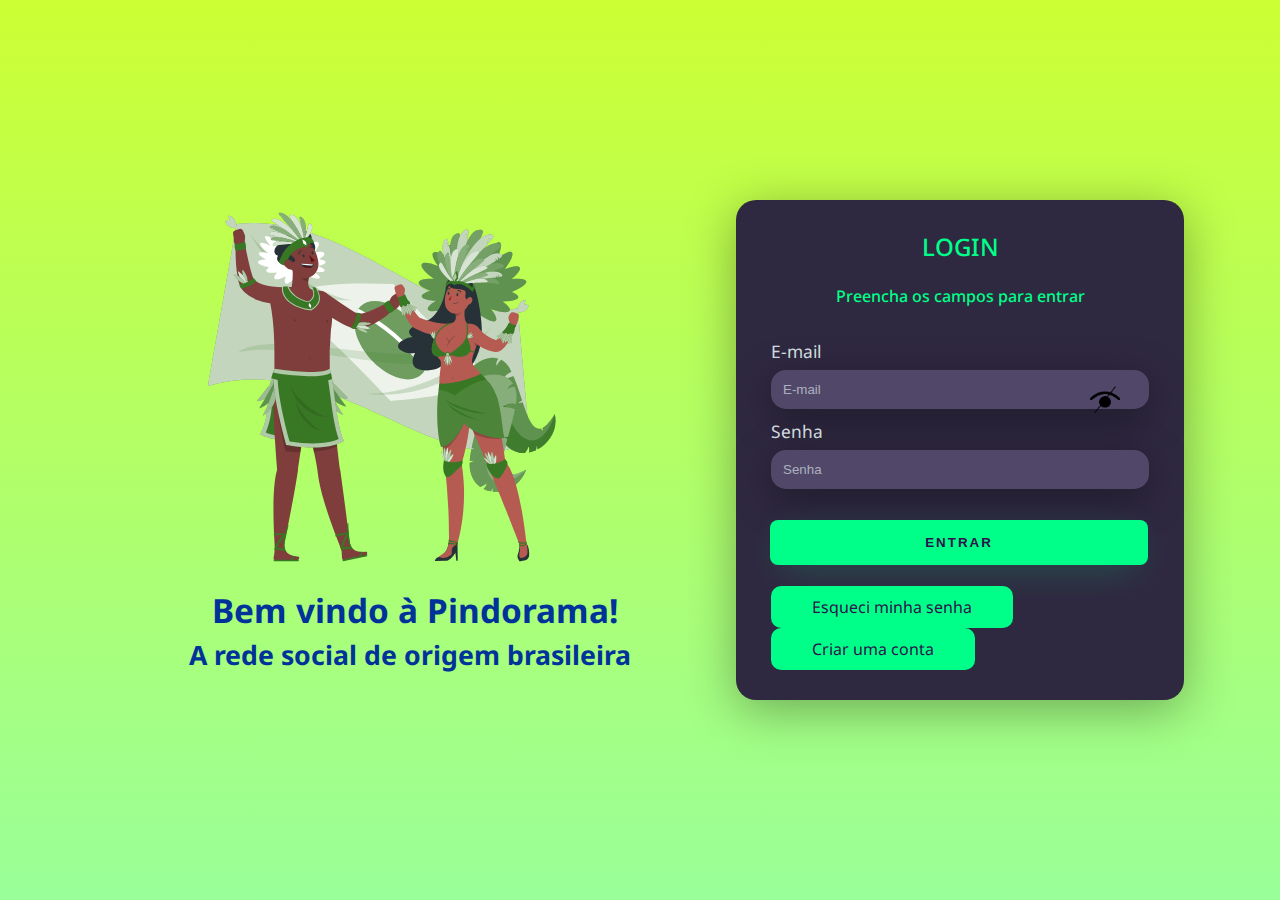
<file: Pindorama - Rede Social/index.html>
<!doctype html>

<html lang="pt-br">

<head>
	<title> Pindorama </title>
	<meta charset="UTF-8">
	<meta name="viewport" content="width=device-width, initial-scale=1.0">
	<meta http-equiv="X-UA-Compatible" content="IE=edge">
	<link rel="stylesheet" href="styleindex.css">
	<link rel="icon" type="image/x-icon" href="logo/logopindorama.ico">
	<script src="password-hide-show-index.js"> </script>
</head>
<body>
	<div class="main-login">
		<div class="left-login">
			<h1> <center> Bem vindo à Pindorama! </center> </h1>
			<h2> <center> A rede social de origem brasileira </center> </h2>
			<img src="animacao/animacaopindorama.svg" class="left-login-image" alt="Pindorama Animação">
			</div>
		<div class="right-login">
			<div class="card-login">
				<h2> <center> LOGIN </center> </h2> 
				<br>
				<h4> <center> Preencha os campos para entrar </center> </h4>
				<br>
				 <form method="POST" action="form.php">
			<div class="textfield">
				<label for="e-mail">E-mail</label>
				<input type="text" name="e-mail" placeholder="E-mail" required>			
			</div>
			<div class="textfield">
				<label for="senha">Senha</label>
				<input type="password" name="senha" placeholder="Senha" id="password" required>
				<img src="imagem/password-hide.png" onclick="pass()" class="pass-icon" id="pass-icon">
			</div>
			<br>
				<button class="btn-login">Entrar</button>
			<br> <br>
				<a href="esqueciminhasenha.html">Esqueci minha senha</a>
				<a href="criarumaconta.html">Criar uma conta</a>
			</div>
			</form>
		</div>
	</div>
</body>
</html>
</file>
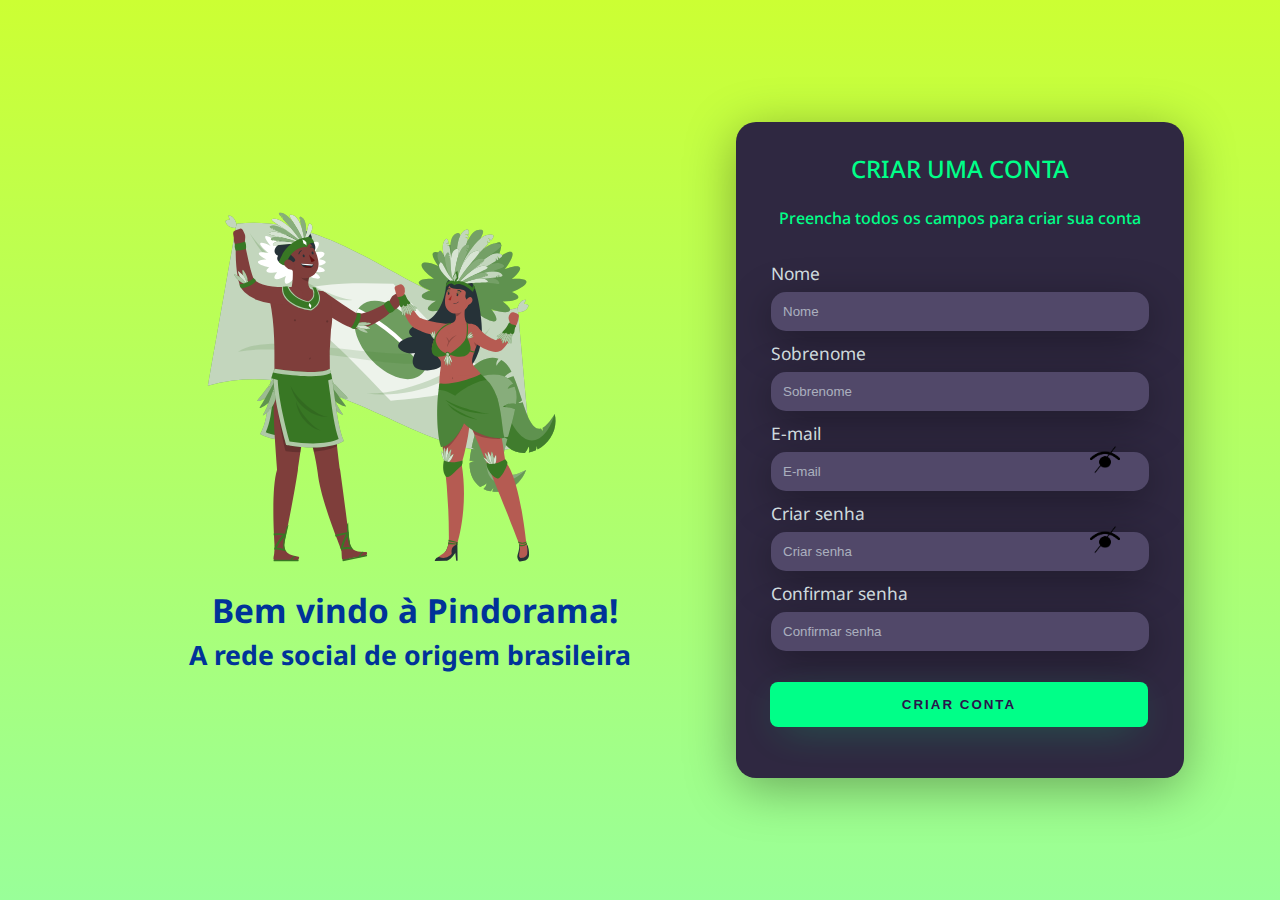
<file: Pindorama - Rede Social/criarumaconta.html>
<!doctype html>

<html lang="pt-br">

<head>
	<title> Pindorama </title>
	<meta charset="UTF-8">
	<meta name="viewport" content="width=device-width, initial-scale=1.0">
	<meta http-equiv="X-UA-Compatible" content="IE=edge">
	<link rel="stylesheet" href="stylecriarumaconta.css">
	<link rel="icon" type="image/x-icon" href="logo/logopindorama.ico">
	<script src="password-hide-show-criarumaconta.js"> </script>
</head>
<body>
	<div class="main-login">
		<div class="left-login">
			<h1> <center> Bem vindo à Pindorama! </center> </h1>
			<h2> <center> A rede social de origem brasileira </center> </h2>
			<img src="animacao/animacaopindorama.svg" class="left-login-image" alt="Pindorama Animação">
			</div>
		<div class="right-login">
			<div class="card-login">
				<h2> <center> CRIAR UMA CONTA </center> </h2>
				<br>
				<h4> <center> Preencha todos os campos para criar sua conta </center> </h4>
				<br>				
				 <form method="POST" action="form.php">
				<div class="textfield">
					<label for="nome">Nome</label>
					<input type="text" name="nome" placeholder="Nome" required>			
				</div>
				<div class="textfield">
					<label for="sobrenome">Sobrenome</label>
					<input type="text" name="sobrenome" placeholder="Sobrenome" required>			
				</div>
				
				<div class="textfield">
					<label for="e-mail">E-mail</label>
					<input type="text" name="e-mail" placeholder="E-mail" required>			
				</div>
				<div class="textfield">
					<label for="senha">Criar senha</label>
					<input type="password" name="senha" placeholder="Criar senha" id="password1" required>	
					<img src="imagem/password-hide.png" onclick="pass()" class="pass-icon1" id="pass-icon1">
				</div>
				<div class="textfield">
					<label for="confirmar senha">Confirmar senha</label>
					<input type="password" name="confirmar senha" placeholder="Confirmar senha" id="password2" required>
					<img src="imagem/password-hide.png" onclick="pass()" class="pass-icon2" id="pass-icon2">
				</div>
			<br>
				<button class="btn-criarconta">Criar conta</button>
			<br> <br>
			</div>
			</form>
		</div>
	</div>
</body>
</html>
</file>
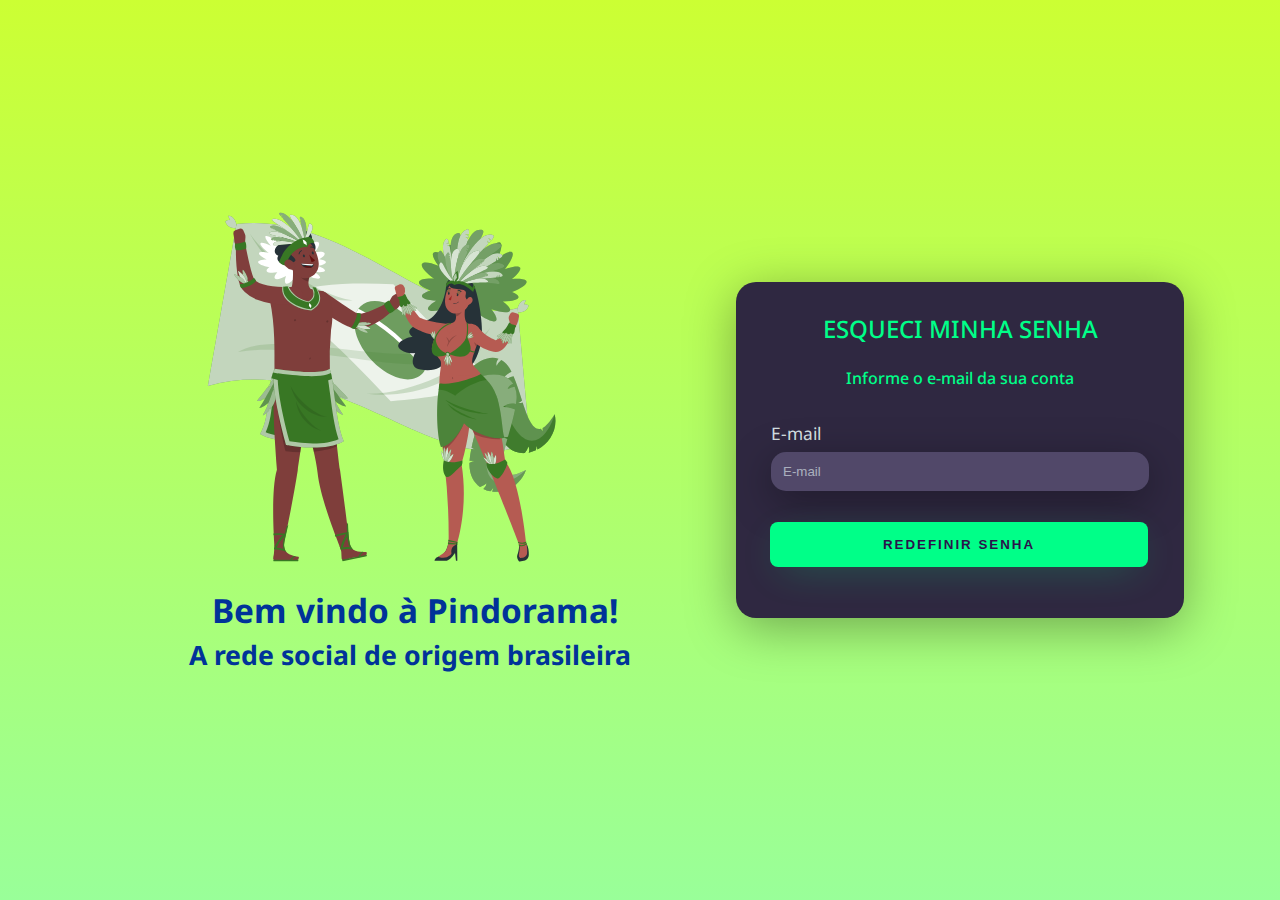
<file: Pindorama - Rede Social/esqueciminhasenha.html>
<!doctype html>

<html lang="pt-br">

<head>
	<title> Pindorama </title>
	<meta charset="UTF-8">
	<meta name="viewport" content="width=device-width, initial-scale=1.0">
	<meta http-equiv="X-UA-Compatible" content="IE=edge">
	<link rel="stylesheet" href="styleesqueciminhasenha.css">
	<link rel="icon" type="image/x-icon" href="logo/logopindorama.ico">
</head>
<body>
	<div class="main-login">
		<div class="left-login">
			<h1> <center> Bem vindo à Pindorama! </center> </h1>
			<h2> <center> A rede social de origem brasileira </center> </h2>
			<img src="animacao/animacaopindorama.svg" class="left-login-image" alt="Pindorama Animação">
			</div>
		<div class="right-login">
			<div class="card-login">
				<h2> <Center> ESQUECI MINHA SENHA </Center> </h2>
				<Br>
				<h4> <Center> Informe o e-mail da sua conta </Center> </h4>
				<br>
				 <form method="POST" action="form.php">
				<div class="textfield">
					<label for="e-mail">E-mail</label>
					<input type="text" name="e-mail" placeholder="E-mail" required>			
				</div>
			<br>
				<button class="btn-esqueciminhasenha">Redefinir senha</button>
			<br> <br>
			</div>
			</form>
		</div>
	</div>
</body>
</html>
</file>
<file: Pindorama - Rede Social/styleindex.css>
@import url('https://fonts.googleapis.com/css2?family=Noto+Sans:wght@700&display=swap');

body {
	margin: 0;
	font-family: 'Noto Sans', sans-serif;
}

body * {
	box-sizing: border-box;	
}
	
.main-login{
	width: 100vw;
	height: 100vh;
	background: linear-gradient(to bottom, #ccff33 0%, #99ff99 100%);
	display: flex;
	justify-content: center;
	align-items: center;
}

.left-login{
	width: 50vw;
	height: 100vh;
	display: flex;
	justify-content: center;
	align-items: center;
	flex-direction: column;
}

.left-login-image{
	position: relative; 
	top: -140px;
	left: 60px;
	width: 500px;
    max-width: 100%;
    height: auto;
}

.left-login > h1{
	position: relative; 
	top: 450px;
	left: 95px;
	font-size: 25pt;
	color: #003399;
}

.left-login > h2{
	position: relative; 
	top: 410px;
	left: 90px;
	font-size: 20pt;
	color: #003399;
}

.right-login{
	width: 50vw;
	height: 100vh;
	display: flex;
	justify-content: center;
	align-items: center;
}

.card-login{
	width:70%;
	display: flex;
	justify-content: center;
	align-items: left;
	flex-direction: column;
	padding: 30px 35px;
	background:#2f2841;
	border-radius: 20px;
	box-shadow: 0px 10px 50px #00000056;
}

.card-login > h2{
	color: #00ff88;
	font-weight: 500;
	margin: 0;	
}

.card-login > h4{
	color: #00ff88;
	font-weight: 500;
	margin: 0;	
}

a:link, a:visited {
  background-color: #00ff88;
  color: #2b134b;
  padding: 10px 41px;
  text-align: center;
  text-decoration: none;
  display: inline-block;
  border-radius: 10px;
  outline: none;
}

a:hover, a:active {
  color: #f3ff00;
  text-decoration: none;
  outline: none;
}

.textfield{
	width: 100%;
	display: flex;
	flex-direction: column;
	align-items: flex-start;
	justify-content: center;
	margin: 10px 0px;
}

.textfield > input{
	width: 100%;
	border: none;
	border-radius: 15px;
	padding: 12px;
	background: #514869;
	color: #f0ffffde;
	font-size: 10pt;
	box-shadow: 0px 10px 40px #00000056;
	outline: none;
	box-sizing: border-box;
}

.textfield > label{
	font-size: 13pt;
	color: #f0ffffde;
	margin-bottom: 7px;
}

.textfield > input::placeholder{
	color: #f0ffff94
}

.pass-icon{
	position:absolute;
	top: 385px;
	right: 160px;
	width: 30px;
	cursor: pointer;	
}

.btn-login{
	width: 100%;
	padding: 15px 0px;
	margin: -1px;
	border: none;
	border-radius: 8px;	
	outline:none;
	text-transform:uppercase;
	font-weight: 800;
	letter-spacing: 2px;
	color: #2b134b;
	background: #00ff88;
	cursor: pointer;
	box-shadow: 0px 10px 40px -12px #00ff8052;
}

.btn-login:hover{
	background-color: #E0E722;
	transition: 2s;	
}

@media only screen and (max-width: 950px){
	.card-login{
		width: 85%;
	}
}	

@media only screen and (max-width: 600px){
	.main-login{
		flex-direction: column;
	}
	.left-login > center{
		display:none;
	}
	.left-login{
		width: 100%;
		heigh: auto;
	}
	.right-login{
		width: 100%;
		heigh: auto;
	}
	.left-login-image{
		width: 50vw;
	}
	.card-login{
		width: 90%;
	}
}
</file>
<file: Pindorama - Rede Social/stylecriarumaconta.css>
@import url('https://fonts.googleapis.com/css2?family=Noto+Sans:wght@700&display=swap');

body {
	margin: 0;
	font-family: 'Noto Sans', sans-serif;
}

body * {
	box-sizing: border-box;	
}
	
.main-login{
	width: 100vw;
	height: 100vh;
	background: linear-gradient(to bottom, #ccff33 0%, #99ff99 100%);
	display: flex;
	justify-content: center;
	align-items: center;
}

.left-login{
	width: 50vw;
	height: 100vh;
	display: flex;
	justify-content: center;
	align-items: center;
	flex-direction: column;
}

.left-login-image{
	position: relative; 
	top: -140px;
	left: 60px;
	width: 500px;
    max-width: 100%;
    height: auto;
}

.left-login > h1{
	position: relative; 
	top: 450px;
	left: 95px;
	font-size: 25pt;
	color: #003399;
}

.left-login > h2{
	position: relative; 
	top: 410px;
	left: 90px;
	font-size: 20pt;
	color: #003399;
}

.right-login{
	width: 50vw;
	height: 100vh;
	display: flex;
	justify-content: center;
	align-items: center;
}

.card-login{
	width:70%;
	display: flex;
	justify-content: center;
	align-items: left;
	flex-direction: column;
	padding: 30px 35px;
	background:#2f2841;
	border-radius: 20px;
	box-shadow: 0px 10px 50px #00000056;
}

.card-login > h2{
	color: #00ff88;
	font-weight: 500;
	margin: 0;	
}

.card-login > h4{
	color: #00ff88;
	font-weight: 500;
	margin: 0;	
}

.textfield{
	width: 100%;
	display: flex;
	flex-direction: column;
	align-items: flex-start;
	justify-content: center;
	margin: 10px 0px;
}

.textfield > input{
	width: 100%;
	border: none;
	border-radius: 15px;
	padding: 12px;
	background: #514869;
	color: #f0ffffde;
	font-size: 10pt;
	box-shadow: 0px 10px 40px #00000056;
	outline: none;
	box-sizing: border-box;
}

.textfield > label{
	font-size: 13pt;
	color: #f0ffffde;
	margin-bottom: 7px;
}

.textfield > input::placeholder{
	color: #f0ffff94
}

.pass-icon1{
	position:absolute;
	top: 445px;
	right: 160px;
	width: 30px;
	cursor: pointer;	
}

.pass-icon2{
	position:absolute;
	top: 525px;
	right: 160px;
	width: 30px;
	cursor: pointer;	
}

.btn-criarconta{
	width: 100%;
	padding: 15px 0px;
	margin: -1px;
	border: none;
	border-radius: 8px;	
	outline:none;
	text-transform:uppercase;
	font-weight: 800;
	letter-spacing: 2px;
	color: #2b134b;
	background: #00ff88;
	cursor: pointer;
	box-shadow: 0px 10px 40px -12px #00ff8052;
}

.btn-criarconta:hover{
	background-color: #E0E722;
	transition: 2s;	
}

@media only screen and (max-width: 950px){
	.card-login{
		width: 85%;
	}
}	

@media only screen and (max-width: 600px){
	.main-login{
		flex-direction: column;
	}
	.left-login > center{
		display:none;
	}
	.left-login{
		width: 100%;
		heigh: auto;
	}
	.right-login{
		width: 100%;
		heigh: auto;
	}
	.left-login-image{
		width: 50vw;
	}
	.card-login{
		width: 90%;
	}
}
</file>
<file: Pindorama - Rede Social/styleesqueciminhasenha.css>
@import url('https://fonts.googleapis.com/css2?family=Noto+Sans:wght@700&display=swap');

body {
	margin: 0;
	font-family: 'Noto Sans', sans-serif;
}

body * {
	box-sizing: border-box;	
}
	
.main-login{
	width: 100vw;
	height: 100vh;
	background: linear-gradient(to bottom, #ccff33 0%, #99ff99 100%);
	display: flex;
	justify-content: center;
	align-items: center;
}

.left-login{
	width: 50vw;
	height: 100vh;
	display: flex;
	justify-content: center;
	align-items: center;
	flex-direction: column;
}

.left-login-image{
	position: relative; 
	top: -140px;
	left: 60px;
	width: 500px;
    max-width: 100%;
    height: auto;
}

.left-login > h1{
	position: relative; 
	top: 450px;
	left: 95px;
	font-size: 25pt;
	color: #003399;
}

.left-login > h2{
	position: relative; 
	top: 410px;
	left: 90px;
	font-size: 20pt;
	color: #003399;
}

.right-login{
	width: 50vw;
	height: 100vh;
	display: flex;
	justify-content: center;
	align-items: center;
}

.card-login{
	width:70%;
	display: flex;
	justify-content: center;
	align-items: left;
	flex-direction: column;
	padding: 30px 35px;
	background:#2f2841;
	border-radius: 20px;
	box-shadow: 0px 10px 50px #00000056;
}

.card-login > h2{
	color: #00ff88;
	font-weight: 500;
	margin: 0;	
}

.card-login > h4{
	color: #00ff88;
	font-weight: 500;
	margin: 0;	
}

.textfield{
	width: 100%;
	display: flex;
	flex-direction: column;
	align-items: flex-start;
	justify-content: center;
	margin: 10px 0px;
}

.textfield > input{
	width: 100%;
	border: none;
	border-radius: 15px;
	padding: 12px;
	background: #514869;
	color: #f0ffffde;
	font-size: 10pt;
	box-shadow: 0px 10px 40px #00000056;
	outline: none;
	box-sizing: border-box;
}

.textfield > label{
	font-size: 13pt;
	color: #f0ffffde;
	margin-bottom: 7px;
}

.textfield > input::placeholder{
	color: #f0ffff94
}

.btn-esqueciminhasenha{
	width: 100%;
	padding: 15px 0px;
	margin: -1px;
	border: none;
	border-radius: 8px;	
	outline:none;
	text-transform:uppercase;
	font-weight: 800;
	letter-spacing: 2px;
	color: #2b134b;
	background: #00ff88;
	cursor: pointer;
	box-shadow: 0px 10px 40px -12px #00ff8052;
}

.btn-esqueciminhasenha:hover{
	background-color: #E0E722;
	transition: 2s;	
}

@media only screen and (max-width: 950px){
	.card-login{
		width: 85%;
	}
}	

@media only screen and (max-width: 600px){
	.main-login{
		flex-direction: column;
	}
	.left-login > center{
		display:none;
	}
	.left-login{
		width: 100%;
		heigh: auto;
	}
	.right-login{
		width: 100%;
		heigh: auto;
	}
	.left-login-image{
		width: 50vw;
	}
	.card-login{
		width: 90%;
	}
}
</file>
